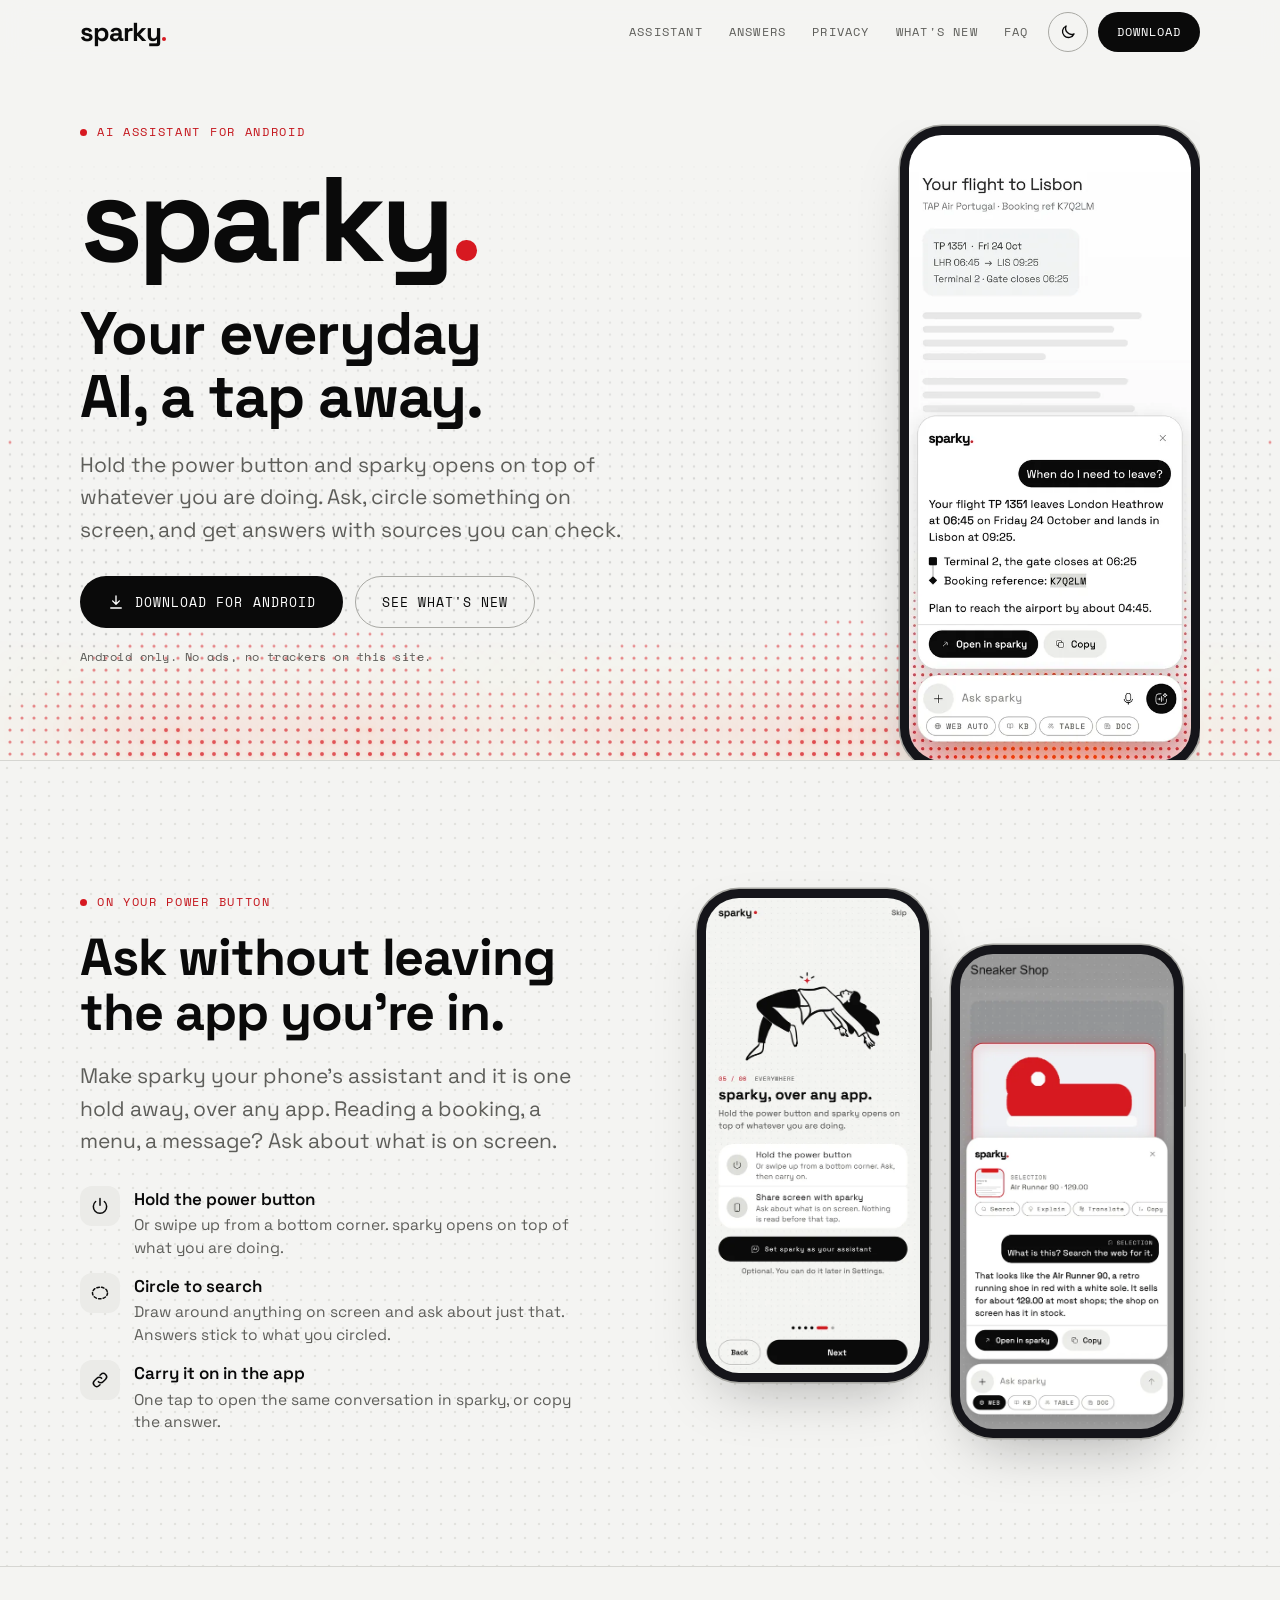
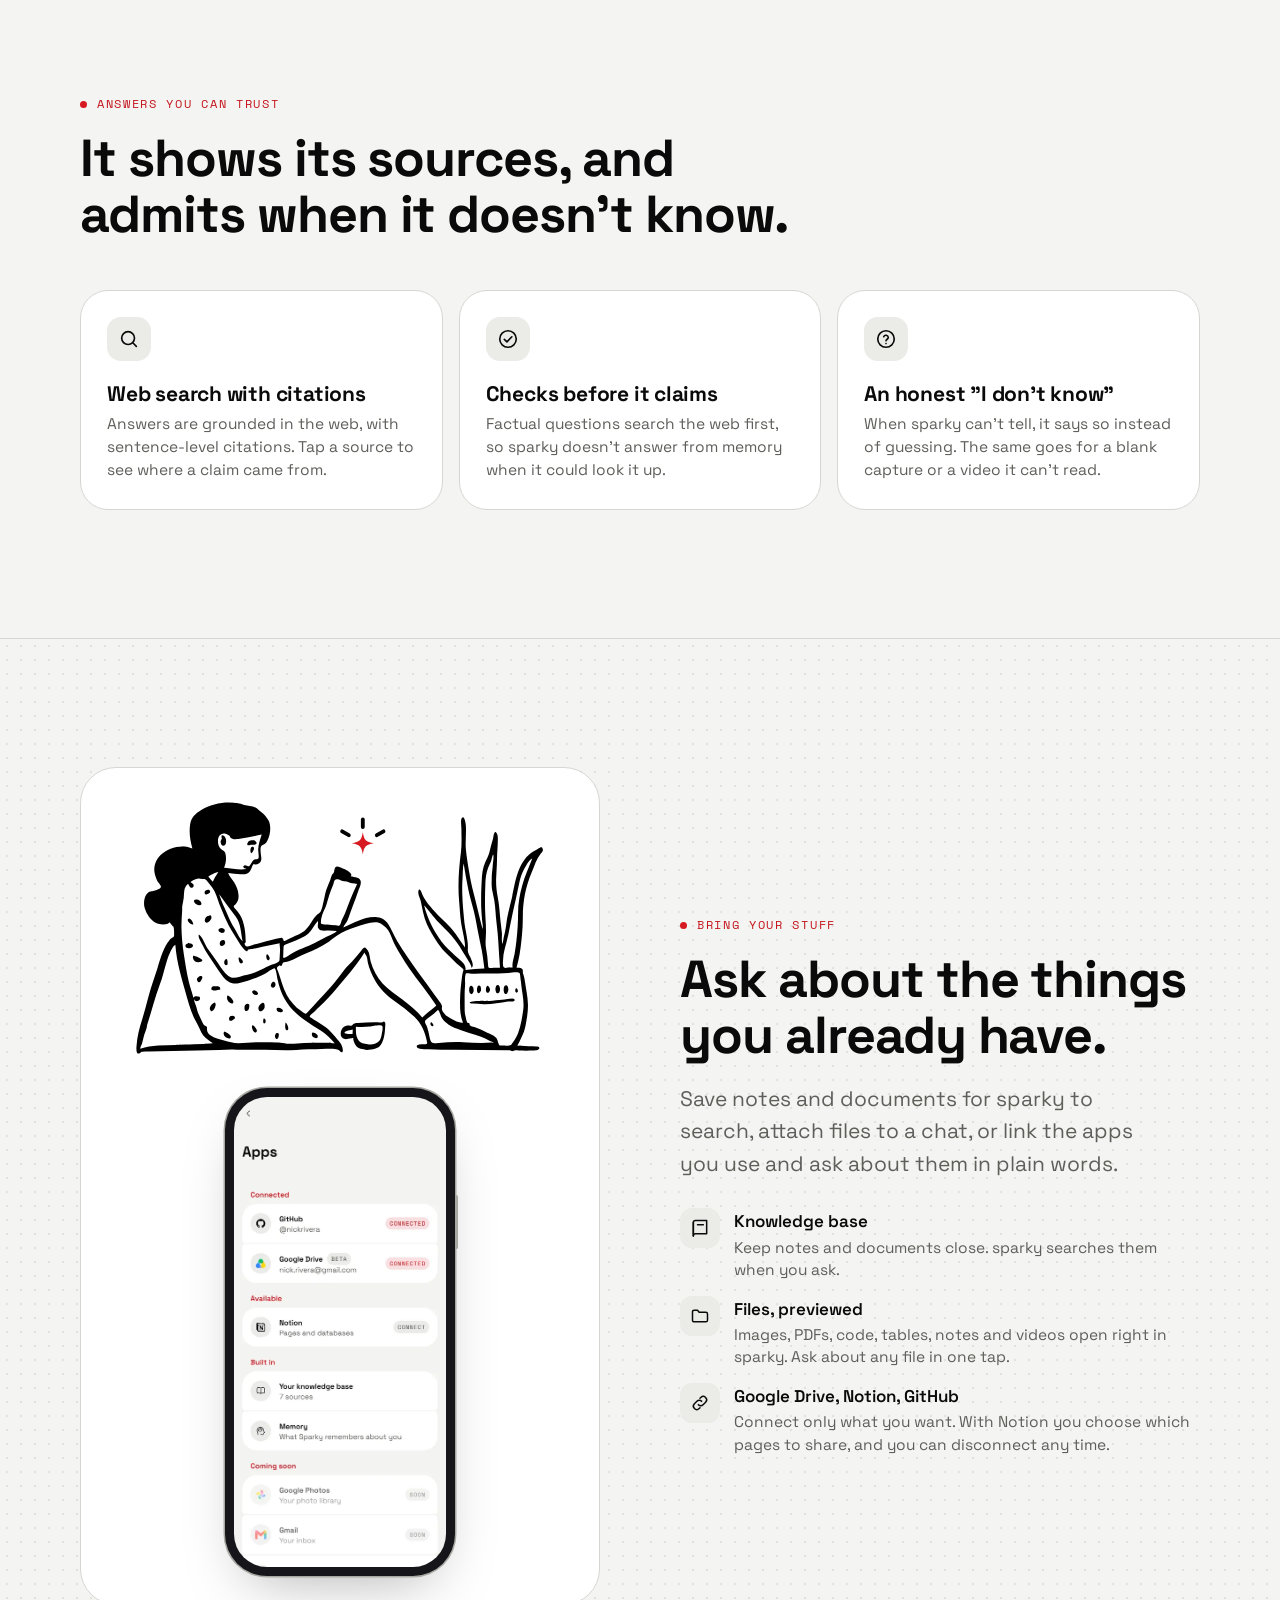
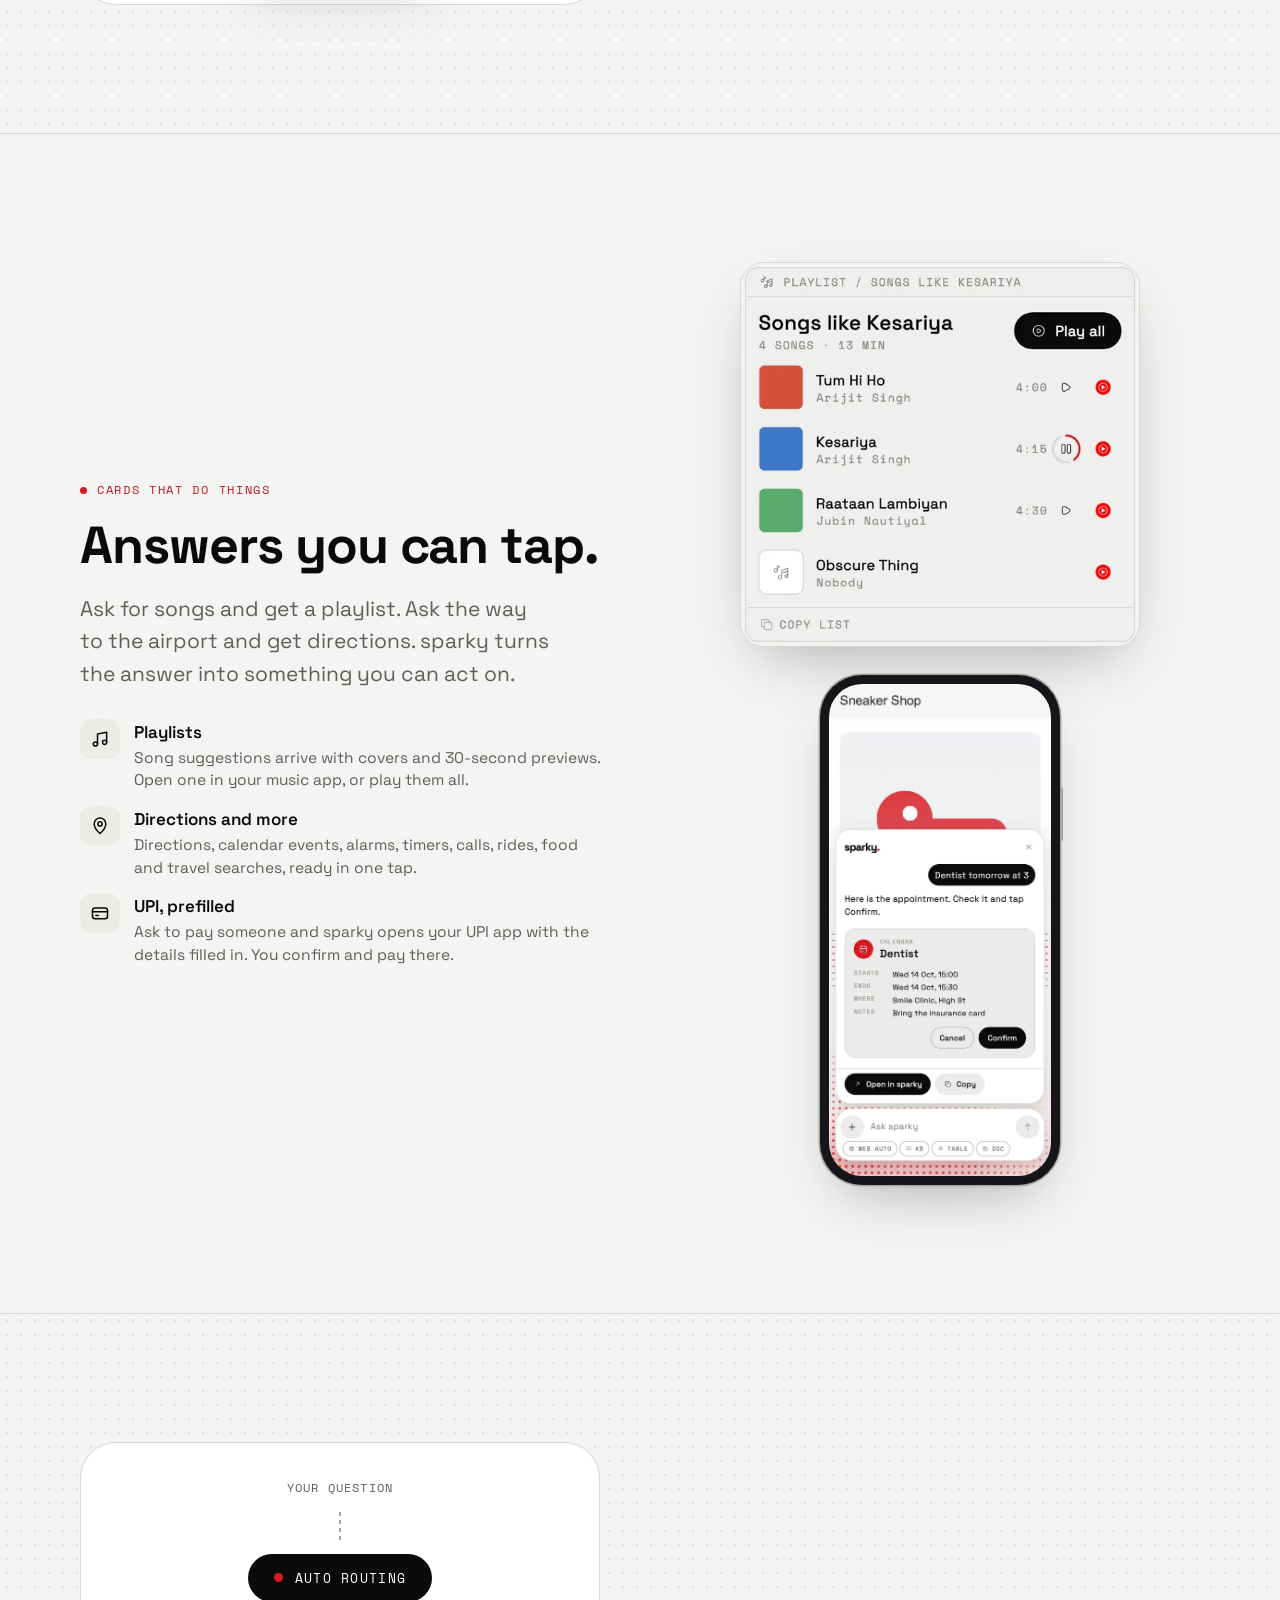
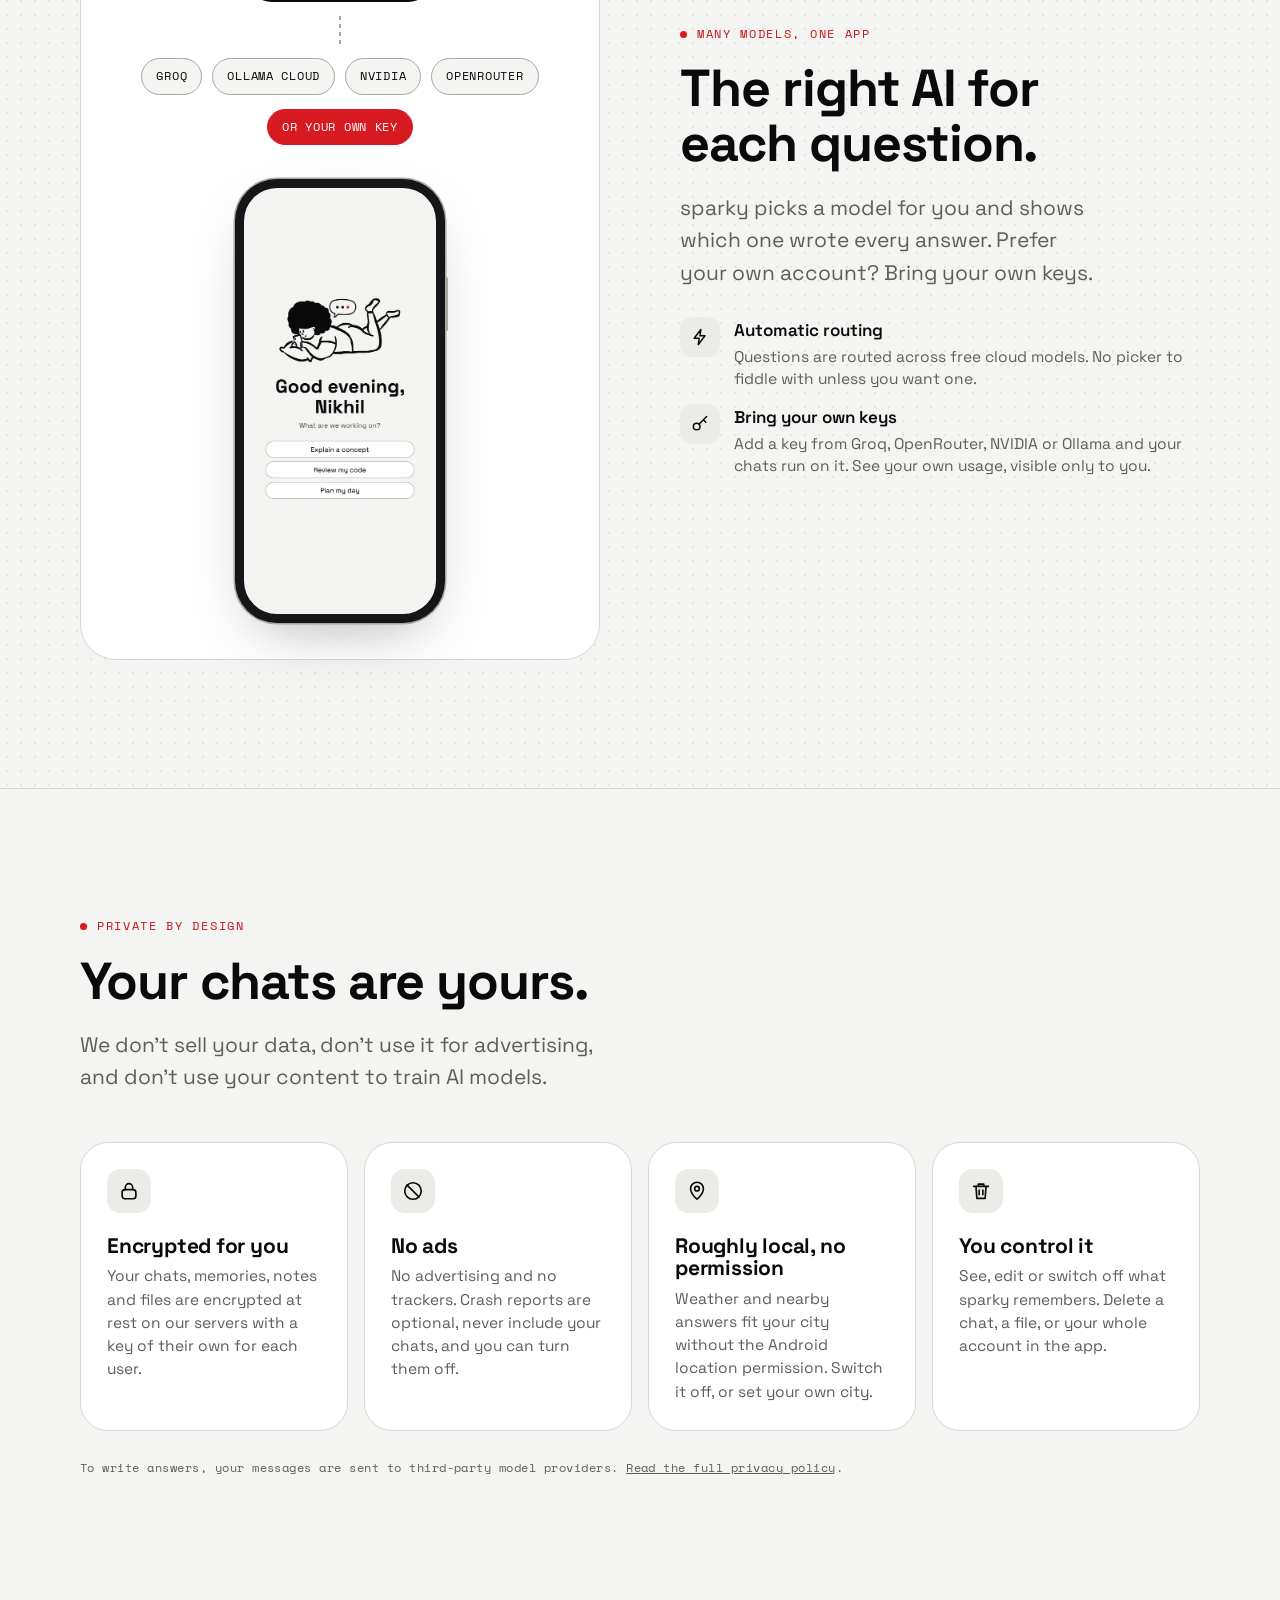
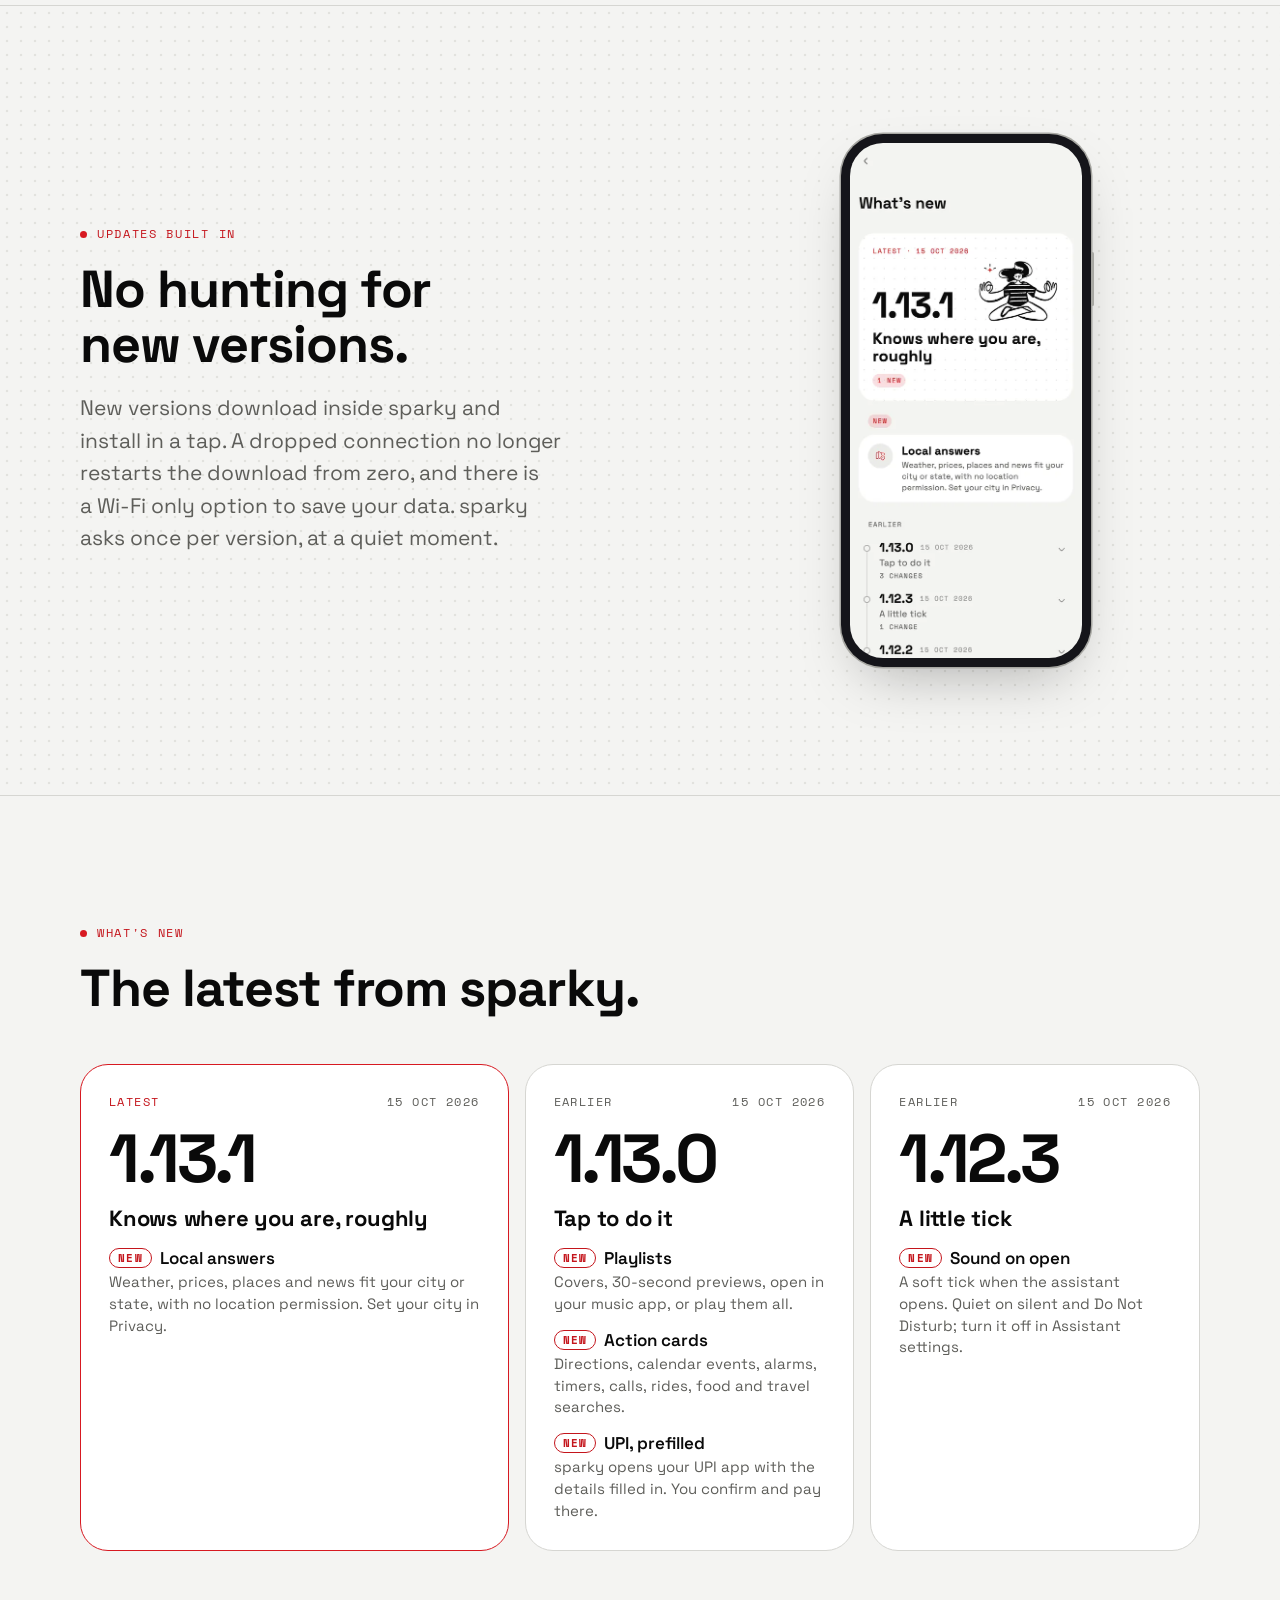
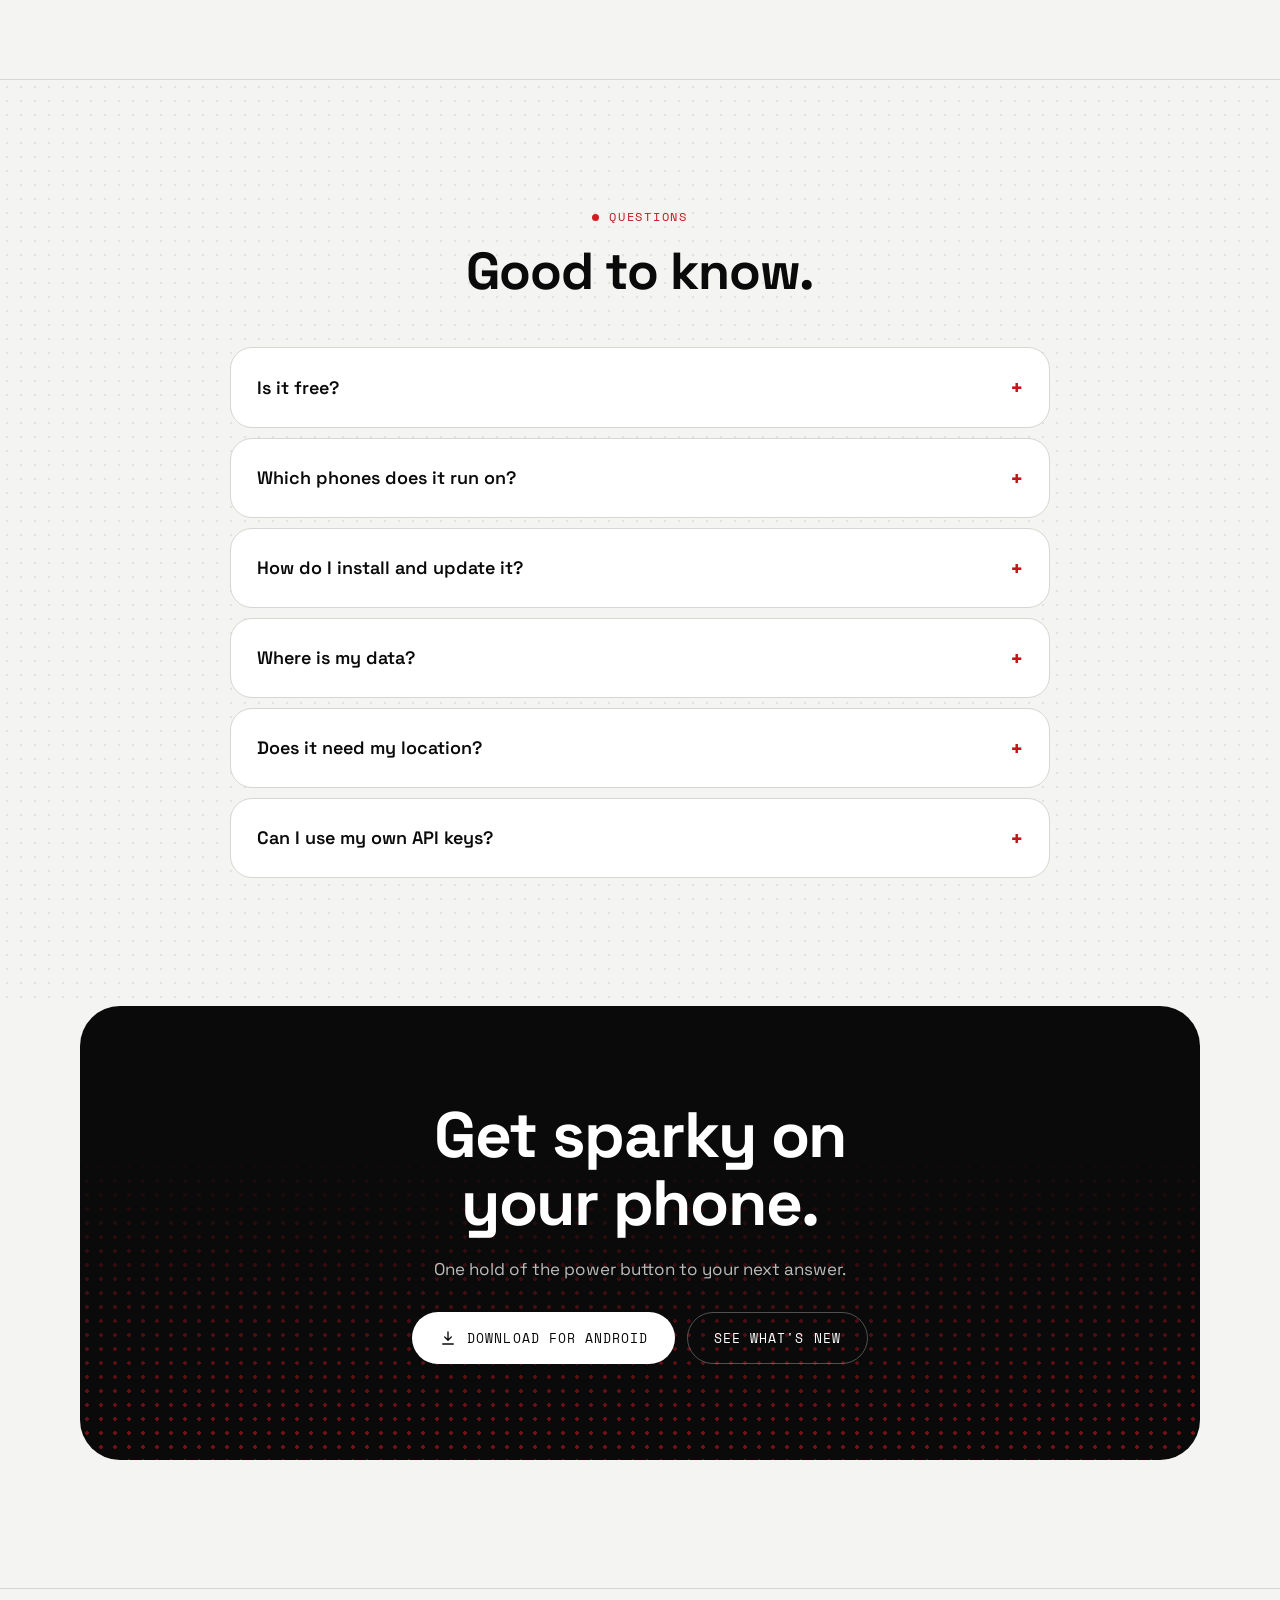
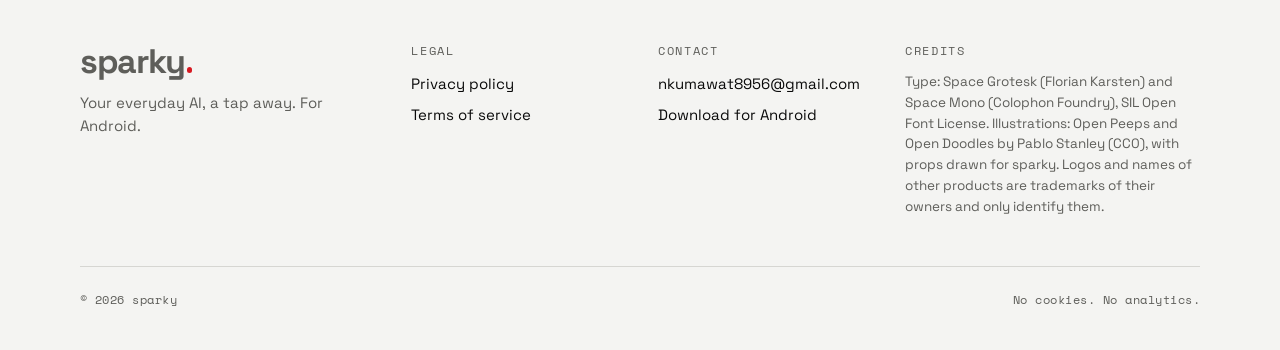
<file: index.html>
<!doctype html>
<html lang="en">
<head>
<meta charset="utf-8">
<meta name="viewport" content="width=device-width, initial-scale=1, viewport-fit=cover">
<title>sparky: your everyday AI, a tap away</title>
<meta name="description" content="sparky is an AI assistant for Android. Hold the power button, ask anything, circle what you see, and get answers with sources. Private by design, no ads.">
<meta name="color-scheme" content="light dark">
<meta name="theme-color" content="#f4f4f2" media="(prefers-color-scheme: light)">
<meta name="theme-color" content="#000000" media="(prefers-color-scheme: dark)">
<link rel="canonical" href="https://sparky.cloudnsofts.com/">
<meta property="og:type" content="website">
<meta property="og:site_name" content="sparky">
<meta property="og:title" content="sparky: your everyday AI, a tap away">
<meta property="og:description" content="An AI assistant for Android. Hold the power button, ask anything, and get answers with sources. Private by design, no ads.">
<meta property="og:url" content="https://sparky.cloudnsofts.com/">
<meta property="og:image" content="https://sparky.cloudnsofts.com/assets/og.png">
<meta property="og:image:width" content="1200">
<meta property="og:image:height" content="630">
<meta property="og:image:alt" content="The sparky wordmark and the assistant answering a question on an Android phone.">
<meta name="twitter:card" content="summary_large_image">
<meta name="twitter:title" content="sparky: your everyday AI, a tap away">
<meta name="twitter:description" content="An AI assistant for Android. Hold the power button, ask anything, and get answers with sources.">
<meta name="twitter:image" content="https://sparky.cloudnsofts.com/assets/og.png">
<link rel="icon" href="assets/favicon.svg" type="image/svg+xml">
<link rel="icon" href="assets/img/icon-192.png" sizes="192x192" type="image/png">
<link rel="apple-touch-icon" href="assets/img/apple-touch-icon.png">
<script src="js/theme-init.js"></script>
<link rel="preload" href="assets/fonts/SpaceGrotesk.woff" as="font" type="font/woff" crossorigin>
<link rel="stylesheet" href="css/style.css">
<script src="js/dotmatrix.js" defer></script>
<script src="js/main.js" defer></script>
</head>
<body>
<a class="skip" href="#main">Skip to content</a>

<svg width="0" height="0" style="position:absolute" aria-hidden="true" focusable="false">
  <defs>
    <symbol id="i-search" viewBox="0 0 24 24" fill="none" stroke="currentColor" stroke-width="1.8" stroke-linecap="round" stroke-linejoin="round"><circle cx="11" cy="11" r="7"/><path d="m20 20-3.6-3.6"/></symbol>
    <symbol id="i-check" viewBox="0 0 24 24" fill="none" stroke="currentColor" stroke-width="1.8" stroke-linecap="round" stroke-linejoin="round"><circle cx="12" cy="12" r="9"/><path d="m8 12.4 2.8 2.8L16.2 9.6"/></symbol>
    <symbol id="i-help" viewBox="0 0 24 24" fill="none" stroke="currentColor" stroke-width="1.8" stroke-linecap="round" stroke-linejoin="round"><circle cx="12" cy="12" r="9"/><path d="M9.5 9.5a2.6 2.6 0 0 1 5 .8c0 1.7-2.5 2.2-2.5 3.7M12 17h.01"/></symbol>
    <symbol id="i-folder" viewBox="0 0 24 24" fill="none" stroke="currentColor" stroke-width="1.8" stroke-linecap="round" stroke-linejoin="round"><path d="M3 7a2 2 0 0 1 2-2h4l2 2.5h8a2 2 0 0 1 2 2V17a2 2 0 0 1-2 2H5a2 2 0 0 1-2-2z"/></symbol>
    <symbol id="i-book" viewBox="0 0 24 24" fill="none" stroke="currentColor" stroke-width="1.8" stroke-linecap="round" stroke-linejoin="round"><path d="M4 5.5A2.5 2.5 0 0 1 6.5 3H20v16H6.5A2.5 2.5 0 0 0 4 21.5z"/><path d="M4 5.5v16M9 8h7"/></symbol>
    <symbol id="i-link" viewBox="0 0 24 24" fill="none" stroke="currentColor" stroke-width="1.8" stroke-linecap="round" stroke-linejoin="round"><path d="M10 14a4 4 0 0 0 5.7 0l3-3a4 4 0 0 0-5.7-5.7l-1 1M14 10a4 4 0 0 0-5.7 0l-3 3a4 4 0 0 0 5.7 5.7l1-1"/></symbol>
    <symbol id="i-pin" viewBox="0 0 24 24" fill="none" stroke="currentColor" stroke-width="1.8" stroke-linecap="round" stroke-linejoin="round"><path d="M12 21s7-6.2 7-11.5A7 7 0 0 0 5 9.5C5 14.8 12 21 12 21z"/><circle cx="12" cy="9.5" r="2.5"/></symbol>
    <symbol id="i-clock" viewBox="0 0 24 24" fill="none" stroke="currentColor" stroke-width="1.8" stroke-linecap="round" stroke-linejoin="round"><circle cx="12" cy="12" r="9"/><path d="M12 7v5l3 2"/></symbol>
    <symbol id="i-cal" viewBox="0 0 24 24" fill="none" stroke="currentColor" stroke-width="1.8" stroke-linecap="round" stroke-linejoin="round"><rect x="3.5" y="5" width="17" height="15" rx="3"/><path d="M8 3v4M16 3v4M3.5 10h17"/></symbol>
    <symbol id="i-music" viewBox="0 0 24 24" fill="none" stroke="currentColor" stroke-width="1.8" stroke-linecap="round" stroke-linejoin="round"><path d="M9 18V6l11-2v12"/><circle cx="6.5" cy="18" r="2.5"/><circle cx="17.5" cy="16" r="2.5"/></symbol>
    <symbol id="i-pay" viewBox="0 0 24 24" fill="none" stroke="currentColor" stroke-width="1.8" stroke-linecap="round" stroke-linejoin="round"><rect x="3" y="6" width="18" height="13" rx="3"/><path d="M3 10.5h18M7 15h3"/></symbol>
    <symbol id="i-lock" viewBox="0 0 24 24" fill="none" stroke="currentColor" stroke-width="1.8" stroke-linecap="round" stroke-linejoin="round"><rect x="4.5" y="10.5" width="15" height="10" rx="3"/><path d="M8 10.5V8a4 4 0 0 1 8 0v2.5"/></symbol>
    <symbol id="i-ban" viewBox="0 0 24 24" fill="none" stroke="currentColor" stroke-width="1.8" stroke-linecap="round" stroke-linejoin="round"><circle cx="12" cy="12" r="9"/><path d="m5.6 5.6 12.8 12.8"/></symbol>
    <symbol id="i-trash" viewBox="0 0 24 24" fill="none" stroke="currentColor" stroke-width="1.8" stroke-linecap="round" stroke-linejoin="round"><path d="M4 7h16M9 7V4.5h6V7M6.5 7l1 13h9l1-13M10 11v5M14 11v5"/></symbol>
    <symbol id="i-down" viewBox="0 0 24 24" fill="none" stroke="currentColor" stroke-width="1.8" stroke-linecap="round" stroke-linejoin="round"><path d="M12 4v11m0 0 4.5-4.5M12 15l-4.5-4.5M5 20h14"/></symbol>
    <symbol id="i-power" viewBox="0 0 24 24" fill="none" stroke="currentColor" stroke-width="1.8" stroke-linecap="round" stroke-linejoin="round"><path d="M12 3v8M6.8 6.6a8 8 0 1 0 10.4 0"/></symbol>
    <symbol id="i-circle" viewBox="0 0 24 24" fill="none" stroke="currentColor" stroke-width="1.8" stroke-linecap="round" stroke-linejoin="round" stroke-dasharray="3 2.6"><ellipse cx="12" cy="12" rx="9" ry="7"/></symbol>
    <symbol id="i-bolt" viewBox="0 0 24 24" fill="none" stroke="currentColor" stroke-width="1.8" stroke-linecap="round" stroke-linejoin="round"><path d="M13 3 5 13.5h6L10 21l8-10.5h-6z"/></symbol>
    <symbol id="i-key" viewBox="0 0 24 24" fill="none" stroke="currentColor" stroke-width="1.8" stroke-linecap="round" stroke-linejoin="round"><circle cx="8" cy="15" r="4"/><path d="m11 12 9-9M16 7l3 3"/></symbol>
  </defs>
</svg>

<header class="site-header" id="top">
  <div class="wrap bar">
    <a class="wordmark" href="#top" aria-label="sparky, back to top">sparky<span class="dot" aria-hidden="true"></span></a>
    <nav class="nav" aria-label="Page">
      <a href="#assistant">Assistant</a>
      <a href="#trust">Answers</a>
      <a href="#privacy">Privacy</a>
      <a href="#whats-new">What's new</a>
      <a href="#faq">FAQ</a>
    </nav>
    <div class="bar-actions">
      <button class="icon-btn" id="theme-toggle" type="button" aria-label="Switch between light and dark theme">
        <svg class="moon" aria-hidden="true"><use href="#i-moon"/></svg>
        <svg class="sun" aria-hidden="true"><use href="#i-sun"/></svg>
      </button>
      <a class="btn btn-primary btn-sm" href="https://sparky.cloudnsofts.com/download/android">Download</a>
    </div>
  </div>
</header>

<main id="main">

<!-- HERO -->
<section class="hero" id="hero" aria-labelledby="hero-title">
  <canvas id="dots" aria-hidden="true"></canvas>
  <div class="wrap hero-grid">
    <div class="hero-copy">
      <p class="kicker">AI assistant for Android</p>
      <p class="wordmark" aria-hidden="true">sparky<span class="dot"></span></p>
      <h1 id="hero-title">Your everyday AI, a tap away.</h1>
      <p class="lead">Hold the power button and sparky opens on top of whatever you are doing. Ask, circle something on screen, and get answers with sources you can check.</p>
      <div class="cta-row">
        <a class="btn btn-primary" href="https://sparky.cloudnsofts.com/download/android">
          <svg aria-hidden="true"><use href="#i-down"/></svg>Download for Android
        </a>
        <a class="btn btn-ghost" href="#whats-new">See what's new</a>
      </div>
      <p class="fine">Android only. No ads, no trackers on this site.</p>
    </div>
    <div class="hero-phone">
      <div class="phone">
        <img class="t-light" src="assets/img/assist-light.webp" width="480" height="1065" alt="sparky open on top of a flight booking, answering that the flight leaves at 06:45 and the gate closes at 06:25.">
        <img class="t-dark" src="assets/img/assist-dark.webp" width="480" height="1065" alt="sparky open on top of a flight booking, answering that the flight leaves at 06:45 and the gate closes at 06:25.">
      </div>
    </div>
  </div>
</section>

<!-- ASSISTANT -->
<section class="section dotted" id="assistant" aria-labelledby="assistant-title">
  <div class="wrap feature">
    <div class="copy">
      <p class="kicker">On your power button</p>
      <h2 id="assistant-title">Ask without leaving the app you're in.</h2>
      <p class="lead" style="margin-top:20px">Make sparky your phone's assistant and it is one hold away, over any app. Reading a booking, a menu, a message? Ask about what is on screen.</p>
      <ul class="points">
        <li><span class="ico"><svg aria-hidden="true"><use href="#i-power"/></svg></span><div><b>Hold the power button</b><span>Or swipe up from a bottom corner. sparky opens on top of what you are doing.</span></div></li>
        <li><span class="ico"><svg aria-hidden="true"><use href="#i-circle"/></svg></span><div><b>Circle to search</b><span>Draw around anything on screen and ask about just that. Answers stick to what you circled.</span></div></li>
        <li><span class="ico"><svg aria-hidden="true"><use href="#i-link"/></svg></span><div><b>Carry it on in the app</b><span>One tap to open the same conversation in sparky, or copy the answer.</span></div></li>
      </ul>
    </div>
    <div class="phones">
      <figure class="phone" style="margin-block:0">
        <img class="t-light" loading="lazy" src="assets/img/tour-light.webp" width="480" height="1065" alt="The sparky setup screen: hold the power button and sparky opens on top of whatever you are doing.">
        <img class="t-dark" loading="lazy" src="assets/img/tour-dark.webp" width="480" height="1065" alt="The sparky setup screen: hold the power button and sparky opens on top of whatever you are doing.">
      </figure>
      <figure class="phone" style="margin-inline:0">
        <img class="t-light" loading="lazy" src="assets/img/circle-light.webp" width="480" height="1065" alt="A shoe circled on screen, and sparky identifying it as a red retro running shoe with its price.">
        <img class="t-dark" loading="lazy" src="assets/img/circle-dark.webp" width="480" height="1065" alt="A shoe circled on screen, and sparky identifying it as a red retro running shoe with its price.">
      </figure>
    </div>
  </div>
</section>

<!-- TRUST -->
<section class="section" id="trust" aria-labelledby="trust-title" style="border-top:1px solid var(--border)">
  <div class="wrap">
    <div class="head">
      <p class="kicker">Answers you can trust</p>
      <h2 id="trust-title">It shows its sources, and admits when it doesn't know.</h2>
    </div>
    <div class="grid c3">
      <article class="tile">
        <span class="ico"><svg aria-hidden="true"><use href="#i-search"/></svg></span>
        <h3>Web search with citations</h3>
        <p>Answers are grounded in the web, with sentence-level citations. Tap a source to see where a claim came from.</p>
      </article>
      <article class="tile">
        <span class="ico"><svg aria-hidden="true"><use href="#i-check"/></svg></span>
        <h3>Checks before it claims</h3>
        <p>Factual questions search the web first, so sparky doesn't answer from memory when it could look it up.</p>
      </article>
      <article class="tile">
        <span class="ico"><svg aria-hidden="true"><use href="#i-help"/></svg></span>
        <h3>An honest "I don't know"</h3>
        <p>When sparky can't tell, it says so instead of guessing. The same goes for a blank capture or a video it can't read.</p>
      </article>
    </div>
  </div>
</section>

<!-- BRING YOUR STUFF -->
<section class="section dotted" id="your-stuff" aria-labelledby="stuff-title" style="border-top:1px solid var(--border)">
  <div class="wrap feature reverse">
    <div class="copy">
      <p class="kicker">Bring your stuff</p>
      <h2 id="stuff-title">Ask about the things you already have.</h2>
      <p class="lead" style="margin-top:20px">Save notes and documents for sparky to search, attach files to a chat, or link the apps you use and ask about them in plain words.</p>
      <ul class="points">
        <li><span class="ico"><svg aria-hidden="true"><use href="#i-book"/></svg></span><div><b>Knowledge base</b><span>Keep notes and documents close. sparky searches them when you ask.</span></div></li>
        <li><span class="ico"><svg aria-hidden="true"><use href="#i-folder"/></svg></span><div><b>Files, previewed</b><span>Images, PDFs, code, tables, notes and videos open right in sparky. Ask about any file in one tap.</span></div></li>
        <li><span class="ico"><svg aria-hidden="true"><use href="#i-link"/></svg></span><div><b>Google Drive, Notion, GitHub</b><span>Connect only what you want. With Notion you choose which pages to share, and you can disconnect any time.</span></div></li>
      </ul>
    </div>
    <div class="visual-card" style="gap:28px">
      <img class="ill t-light" loading="lazy" src="assets/img/ill-read-light.svg" width="420" height="420" alt="Illustration of a person lying on their side, reading.">
      <img class="ill t-dark" loading="lazy" src="assets/img/ill-read-dark.svg" width="420" height="420" alt="Illustration of a person lying on their side, reading.">
      <div class="phone" style="--w:230px">
        <img class="t-light" loading="lazy" src="assets/img/apps-light.webp" width="480" height="1065" alt="The Apps screen of sparky listing GitHub and Google Drive as connected and Notion as available.">
        <img class="t-dark" loading="lazy" src="assets/img/apps-dark.webp" width="480" height="1065" alt="The Apps screen of sparky listing GitHub and Google Drive as connected and Notion as available.">
      </div>
    </div>
  </div>
</section>

<!-- CARDS -->
<section class="section" id="cards" aria-labelledby="cards-title" style="border-top:1px solid var(--border)">
  <div class="wrap feature">
    <div class="copy">
      <p class="kicker">Cards that do things</p>
      <h2 id="cards-title">Answers you can tap.</h2>
      <p class="lead" style="margin-top:20px">Ask for songs and get a playlist. Ask the way to the airport and get directions. sparky turns the answer into something you can act on.</p>
      <ul class="points">
        <li><span class="ico"><svg aria-hidden="true"><use href="#i-music"/></svg></span><div><b>Playlists</b><span>Song suggestions arrive with covers and 30-second previews. Open one in your music app, or play them all.</span></div></li>
        <li><span class="ico"><svg aria-hidden="true"><use href="#i-pin"/></svg></span><div><b>Directions and more</b><span>Directions, calendar events, alarms, timers, calls, rides, food and travel searches, ready in one tap.</span></div></li>
        <li><span class="ico"><svg aria-hidden="true"><use href="#i-pay"/></svg></span><div><b>UPI, prefilled</b><span>Ask to pay someone and sparky opens your UPI app with the details filled in. You confirm and pay there.</span></div></li>
      </ul>
    </div>
    <div class="card-stack">
      <div class="shot">
        <img class="t-light" loading="lazy" src="assets/img/playlist-light.webp" width="560" height="538" alt="A sparky playlist card titled Songs like Kesariya, with four songs, covers, preview buttons and a Play all button.">
        <img class="t-dark" loading="lazy" src="assets/img/playlist-dark.webp" width="560" height="538" alt="A sparky playlist card titled Songs like Kesariya, with four songs, covers, preview buttons and a Play all button.">
      </div>
      <div class="phone" style="--w:240px">
        <img class="t-light" loading="lazy" src="assets/img/card-light.webp" width="480" height="1065" alt="A calendar card in sparky for a dentist appointment tomorrow at 3, with Cancel and Confirm buttons.">
        <img class="t-dark" loading="lazy" src="assets/img/card-dark.webp" width="480" height="1065" alt="A calendar card in sparky for a dentist appointment tomorrow at 3, with Cancel and Confirm buttons.">
      </div>
    </div>
  </div>
</section>

<!-- MODELS -->
<section class="section dotted" id="models" aria-labelledby="models-title" style="border-top:1px solid var(--border)">
  <div class="wrap feature reverse">
    <div class="copy">
      <p class="kicker">Many models, one app</p>
      <h2 id="models-title">The right AI for each question.</h2>
      <p class="lead" style="margin-top:20px">sparky picks a model for you and shows which one wrote every answer. Prefer your own account? Bring your own keys.</p>
      <ul class="points">
        <li><span class="ico"><svg aria-hidden="true"><use href="#i-bolt"/></svg></span><div><b>Automatic routing</b><span>Questions are routed across free cloud models. No picker to fiddle with unless you want one.</span></div></li>
        <li><span class="ico"><svg aria-hidden="true"><use href="#i-key"/></svg></span><div><b>Bring your own keys</b><span>Add a key from Groq, OpenRouter, NVIDIA or Ollama and your chats run on it. See your own usage, visible only to you.</span></div></li>
      </ul>
    </div>
    <div class="visual-card">
      <div class="route" role="img" aria-label="Your question goes to sparky's automatic router, which picks from Groq, Ollama Cloud, NVIDIA or OpenRouter, or your own key.">
        <span class="src">Your question</span>
        <span class="stem"></span>
        <span class="hub"><i></i>Auto routing</span>
        <span class="stem"></span>
        <div class="row">
          <span class="chip">Groq</span><span class="chip">Ollama Cloud</span><span class="chip">NVIDIA</span><span class="chip">OpenRouter</span>
        </div>
        <span class="chip hot">Or your own key</span>
        <div class="phone" style="--w:210px; margin-top:20px">
          <img class="t-light" loading="lazy" src="assets/img/chat-light.webp" width="480" height="1065" alt="The sparky home screen greeting the user with suggestions like Explain a concept and Plan my day.">
          <img class="t-dark" loading="lazy" src="assets/img/chat-dark.webp" width="480" height="1065" alt="The sparky home screen greeting the user with suggestions like Explain a concept and Plan my day.">
        </div>
      </div>
    </div>
  </div>
</section>

<!-- PRIVACY -->
<section class="section" id="privacy" aria-labelledby="privacy-title" style="border-top:1px solid var(--border)">
  <div class="wrap">
    <div class="head">
      <p class="kicker">Private by design</p>
      <h2 id="privacy-title">Your chats are yours.</h2>
      <p class="lead" style="margin-top:20px">We don't sell your data, don't use it for advertising, and don't use your content to train AI models.</p>
    </div>
    <div class="grid c4">
      <article class="tile">
        <span class="ico"><svg aria-hidden="true"><use href="#i-lock"/></svg></span>
        <h3>Encrypted for you</h3>
        <p>Your chats, memories, notes and files are encrypted at rest on our servers with a key of their own for each user.</p>
      </article>
      <article class="tile">
        <span class="ico"><svg aria-hidden="true"><use href="#i-ban"/></svg></span>
        <h3>No ads</h3>
        <p>No advertising and no trackers. Crash reports are optional, never include your chats, and you can turn them off.</p>
      </article>
      <article class="tile">
        <span class="ico"><svg aria-hidden="true"><use href="#i-pin"/></svg></span>
        <h3>Roughly local, no permission</h3>
        <p>Weather and nearby answers fit your city without the Android location permission. Switch it off, or set your own city.</p>
      </article>
      <article class="tile">
        <span class="ico"><svg aria-hidden="true"><use href="#i-trash"/></svg></span>
        <h3>You control it</h3>
        <p>See, edit or switch off what sparky remembers. Delete a chat, a file, or your whole account in the app.</p>
      </article>
    </div>
    <p class="fine" style="margin-top:28px">To write answers, your messages are sent to third-party model providers. <a href="https://sparky.cloudnsofts.com/privacy">Read the full privacy policy</a>.</p>
  </div>
</section>

<!-- UPDATES -->
<section class="section dotted" id="updates" aria-labelledby="updates-title" style="border-top:1px solid var(--border)">
  <div class="wrap updates">
    <div class="copy">
      <p class="kicker">Updates built in</p>
      <h2 id="updates-title">No hunting for new versions.</h2>
      <p class="lead" style="margin-top:20px">New versions download inside sparky and install in a tap. A dropped connection no longer restarts the download from zero, and there is a Wi-Fi only option to save your data. sparky asks once per version, at a quiet moment.</p>
    </div>
    <div style="display:flex;justify-content:center">
      <div class="phone" style="--w:250px">
        <img class="t-light" loading="lazy" src="assets/img/news-light.webp" width="480" height="1065" alt="The What's new screen of sparky, showing version 1.13.1, Knows where you are, roughly.">
        <img class="t-dark" loading="lazy" src="assets/img/news-dark.webp" width="480" height="1065" alt="The What's new screen of sparky, showing version 1.13.1, Knows where you are, roughly.">
      </div>
    </div>
  </div>
</section>

<!-- WHAT'S NEW -->
<section class="section" id="whats-new" aria-labelledby="new-title" style="border-top:1px solid var(--border)">
  <div class="wrap">
    <div class="head">
      <p class="kicker">What's new</p>
      <h2 id="new-title">The latest from sparky.</h2>
    </div>
    <div class="releases">
      <article class="release latest" aria-labelledby="r1">
        <div class="meta"><span class="tag">Latest</span><span>15 Oct 2026</span></div>
        <div class="ver">1.13.1</div>
        <h3 id="r1">Knows where you are, roughly</h3>
        <ul><li><b><em>NEW</em>Local answers</b><span>Weather, prices, places and news fit your city or state, with no location permission. Set your city in Privacy.</span></li></ul>
      </article>
      <article class="release" aria-labelledby="r2">
        <div class="meta"><span>Earlier</span><span>15 Oct 2026</span></div>
        <div class="ver">1.13.0</div>
        <h3 id="r2">Tap to do it</h3>
        <ul>
          <li><b><em>NEW</em>Playlists</b><span>Covers, 30-second previews, open in your music app, or play them all.</span></li>
          <li><b><em>NEW</em>Action cards</b><span>Directions, calendar events, alarms, timers, calls, rides, food and travel searches.</span></li>
          <li><b><em>NEW</em>UPI, prefilled</b><span>sparky opens your UPI app with the details filled in. You confirm and pay there.</span></li>
        </ul>
      </article>
      <article class="release" aria-labelledby="r3">
        <div class="meta"><span>Earlier</span><span>15 Oct 2026</span></div>
        <div class="ver">1.12.3</div>
        <h3 id="r3">A little tick</h3>
        <ul><li><b><em>NEW</em>Sound on open</b><span>A soft tick when the assistant opens. Quiet on silent and Do Not Disturb; turn it off in Assistant settings.</span></li></ul>
      </article>
    </div>
  </div>
</section>

<!-- FAQ -->
<section class="section dotted" id="faq" aria-labelledby="faq-title" style="border-top:1px solid var(--border)">
  <div class="wrap">
    <div class="head center">
      <p class="kicker">Questions</p>
      <h2 id="faq-title">Good to know.</h2>
    </div>
    <div class="faq">
      <details>
        <summary>Is it free?</summary>
        <div class="a"><p>Yes, free to use with a fair daily limit. sparky routes your questions across free cloud models, and you can add your own provider keys to run chats on your own account.</p></div>
      </details>
      <details>
        <summary>Which phones does it run on?</summary>
        <div class="a"><p>Android phones. sparky is an Android app, and there is no iPhone version. The power-button assistant and circle to search use Android's assistant setting, which sparky walks you through on first launch.</p></div>
      </details>
      <details>
        <summary>How do I install and update it?</summary>
        <div class="a"><p>Tap Download for Android on this page. Your phone may ask you to allow installs from your browser the first time. After that, new versions download inside sparky and install in a tap.</p></div>
      </details>
      <details>
        <summary>Where is my data?</summary>
        <div class="a"><p>Chats and files live in your sparky account on our server, in private storage, encrypted at rest with a key of its own for each user. Only your account can see them. To write answers, your messages are sent to third-party model providers. You can delete any chat or file, or your whole account, in the app.</p><p><a href="https://sparky.cloudnsofts.com/privacy">Privacy policy</a></p></div>
      </details>
      <details>
        <summary>Does it need my location?</summary>
        <div class="a"><p>No. For weather and local answers sparky works out a rough location (city, state, country) only when you ask something local, without the Android location permission or GPS. You can switch it off in Settings, Privacy, or set your own city.</p></div>
      </details>
      <details>
        <summary>Can I use my own API keys?</summary>
        <div class="a"><p>Yes. Add a key from Groq, OpenRouter, NVIDIA or Ollama and your chats run on it. You can test a key in one tap and see requests, tokens and models used. Only you can see that usage.</p></div>
      </details>
    </div>
  </div>
</section>

<!-- CTA -->
<section class="section cta" aria-labelledby="cta-title" style="padding-top:0">
  <div class="wrap">
    <div class="cta-card">
      <h2 id="cta-title">Get sparky on your phone.</h2>
      <p>One hold of the power button to your next answer.</p>
      <div class="cta-row">
        <a class="btn btn-primary" href="https://sparky.cloudnsofts.com/download/android"><svg aria-hidden="true"><use href="#i-down"/></svg>Download for Android</a>
        <a class="btn btn-ghost" href="#whats-new">See what's new</a>
      </div>
    </div>
  </div>
</section>

</main>

<footer class="site-footer">
  <div class="wrap">
    <div class="foot">
      <div>
        <p class="wordmark" style="margin-bottom:12px">sparky<span class="dot" aria-hidden="true"></span></p>
        <p>Your everyday AI, a tap away. For Android.</p>
      </div>
      <nav aria-label="Legal">
        <h3>Legal</h3>
        <ul>
          <li><a href="https://sparky.cloudnsofts.com/privacy">Privacy policy</a></li>
          <li><a href="https://sparky.cloudnsofts.com/terms">Terms of service</a></li>
        </ul>
      </nav>
      <div>
        <h3>Contact</h3>
        <ul>
          <li><a href="mailto:nkumawat8956@gmail.com">nkumawat8956@gmail.com</a></li>
          <li><a href="https://sparky.cloudnsofts.com/download/android">Download for Android</a></li>
        </ul>
      </div>
      <div class="credits">
        <h3>Credits</h3>
        <p style="color:inherit;font-size:inherit">Type: Space Grotesk (Florian Karsten) and Space Mono (Colophon Foundry), SIL Open Font License. Illustrations: Open Peeps and Open Doodles by Pablo Stanley (CC0), with props drawn for sparky. Logos and names of other products are trademarks of their owners and only identify them.</p>
      </div>
    </div>
    <div class="legal"><span>&copy; <span id="year">2026</span> sparky</span><span>No cookies. No analytics.</span></div>
  </div>
</footer>

<svg width="0" height="0" style="position:absolute" aria-hidden="true" focusable="false">
  <defs>
    <symbol id="i-sun" viewBox="0 0 24 24" fill="none" stroke="currentColor" stroke-width="1.8" stroke-linecap="round"><circle cx="12" cy="12" r="4"/><path d="M12 3v2M12 19v2M3 12h2M19 12h2M5.6 5.6 7 7M17 17l1.4 1.4M5.6 18.4 7 17M17 7l1.4-1.4"/></symbol>
    <symbol id="i-moon" viewBox="0 0 24 24" fill="none" stroke="currentColor" stroke-width="1.8" stroke-linecap="round" stroke-linejoin="round"><path d="M20 14.5A8 8 0 0 1 9.5 4a8 8 0 1 0 10.5 10.5z"/></symbol>
  </defs>
</svg>
</body>
</html>
</file>
<file: css/style.css>
/* sparky landing page. Design tokens mirror the app (app_palette.dart). */

@font-face { font-family: "Space Grotesk"; src: url("../assets/fonts/SpaceGrotesk.woff") format("woff"); font-weight: 300 700; font-display: swap; }
@font-face { font-family: "Space Mono"; src: url("../assets/fonts/SpaceMono-Regular.woff") format("woff"); font-weight: 400; font-display: swap; }
@font-face { font-family: "Space Mono"; src: url("../assets/fonts/SpaceMono-Bold.woff") format("woff"); font-weight: 700; font-display: swap; }

:root {
  color-scheme: light;
  --bg: #f4f4f2;
  --surface: #ffffff;
  --raised: #ebebe8;
  --high: #ddddd9;
  --dot: #e2e2de;
  --border: #d6d6d2;
  --border-strong: #a8a8a3;
  --text: #0a0a0a;
  --text-2: #5e5e5a;
  --text-3: #8e8e89;
  --inverse: #ffffff;
  --accent: #d71921;
  --accent-text: #c4151c;
  --glass: rgba(244, 244, 242, 0.78);
  --shadow: 0 24px 60px -24px rgba(10, 10, 10, 0.35);
  --bezel: #15151a;
  --sans: "Space Grotesk", system-ui, -apple-system, "Segoe UI", Roboto, sans-serif;
  --mono: "Space Mono", ui-monospace, SFMono-Regular, Menlo, Consolas, monospace;
  --r-card: 28px;
  --r-pill: 999px;
  --wrap: 1160px;
  --gutter: 20px;
}
@media (prefers-color-scheme: dark) {
  :root:not([data-theme="light"]) {
    color-scheme: dark;
    --bg: #000000; --surface: #0a0a0a; --raised: #141414; --high: #1f1f1f; --dot: #1c1c1c;
    --border: #2a2a2a; --border-strong: #3d3d3d; --text: #ffffff; --text-2: #999999; --text-3: #5c5c5c;
    --inverse: #000000; --accent-text: #ff6b6b; --glass: rgba(20, 20, 20, 0.7);
    --shadow: 0 24px 60px -24px rgba(215, 25, 33, 0.35); --bezel: #1c1c20;
  }
}
:root[data-theme="dark"] {
  color-scheme: dark;
  --bg: #000000; --surface: #0a0a0a; --raised: #141414; --high: #1f1f1f; --dot: #1c1c1c;
  --border: #2a2a2a; --border-strong: #3d3d3d; --text: #ffffff; --text-2: #999999; --text-3: #5c5c5c;
  --inverse: #000000; --accent-text: #ff6b6b; --glass: rgba(20, 20, 20, 0.7);
  --shadow: 0 24px 60px -24px rgba(215, 25, 33, 0.35); --bezel: #1c1c20;
}

*, *::before, *::after { box-sizing: border-box; }
html { scroll-behavior: smooth; -webkit-text-size-adjust: 100%; scroll-padding-top: 76px; }
@media (prefers-reduced-motion: reduce) { html { scroll-behavior: auto; } }
body {
  margin: 0; background: var(--bg); color: var(--text);
  font-family: var(--sans); font-size: 17px; line-height: 1.55;
  -webkit-font-smoothing: antialiased; text-rendering: optimizeLegibility;
}
img, svg, canvas { display: block; max-width: 100%; }
a { color: inherit; }
p { margin: 0 0 1em; }
h1, h2, h3 { margin: 0; line-height: 1.06; letter-spacing: -0.02em; font-weight: 700; }
:focus-visible { outline: 2px solid var(--accent); outline-offset: 3px; border-radius: 6px; }
.wrap { width: 100%; max-width: var(--wrap); margin: 0 auto; padding: 0 var(--gutter); }
.sr { position: absolute; width: 1px; height: 1px; overflow: hidden; clip: rect(0 0 0 0); white-space: nowrap; }
.skip { position: absolute; left: 12px; top: -60px; z-index: 100; background: var(--text); color: var(--inverse); padding: 10px 18px; border-radius: var(--r-pill); font-family: var(--mono); font-size: 13px; text-decoration: none; transition: top .15s; }
.skip:focus { top: 12px; }

/* Theme-aware images */
.t-dark { display: none; }
:root[data-theme="dark"] .t-light { display: none; }
:root[data-theme="dark"] .t-dark { display: block; }
@media (prefers-color-scheme: dark) {
  :root:not([data-theme="light"]) .t-light { display: none; }
  :root:not([data-theme="light"]) .t-dark { display: block; }
}

/* Type */
.kicker { font-family: var(--mono); font-size: 12px; letter-spacing: 0.14em; text-transform: uppercase; color: var(--accent-text); margin: 0 0 18px; display: flex; align-items: center; gap: 10px; }
.kicker::before { content: ""; width: 7px; height: 7px; border-radius: 50%; background: var(--accent); flex: none; }
h2 { font-size: clamp(32px, 5vw, 52px); }
.lead { font-size: clamp(18px, 2vw, 21px); color: var(--text-2); max-width: 34em; }
.mono { font-family: var(--mono); }

/* Wordmark */
.wordmark { display: inline-flex; align-items: baseline; font-weight: 700; letter-spacing: -0.04em; text-decoration: none; line-height: 1; }
.wordmark .dot { display: inline-block; width: .17em; height: .17em; border-radius: 50%; background: var(--accent); margin-left: .05em; }

/* Buttons */
.btn { display: inline-flex; align-items: center; justify-content: center; gap: 10px; min-height: 52px; padding: 0 26px; border-radius: var(--r-pill); font-family: var(--mono); font-size: 13px; letter-spacing: 0.08em; text-transform: uppercase; text-decoration: none; border: 1.5px solid transparent; cursor: pointer; transition: transform .15s, background .15s, border-color .15s; white-space: nowrap; }
.btn:active { transform: scale(0.97); }
.btn-primary { background: var(--text); color: var(--inverse); }
.btn-primary:hover { background: var(--accent); color: #fff; }
.btn-ghost { background: transparent; color: var(--text); border-color: var(--border-strong); }
.btn-ghost:hover { border-color: var(--text); }
.btn svg { width: 18px; height: 18px; }
.btn-sm { min-height: 40px; padding: 0 18px; font-size: 12px; }

/* Header */
.site-header { position: fixed; inset: 0 0 auto 0; z-index: 50; background: var(--glass); backdrop-filter: blur(14px) saturate(1.4); -webkit-backdrop-filter: blur(14px) saturate(1.4); border-bottom: 1px solid transparent; transition: border-color .2s; }
.site-header.scrolled { border-bottom-color: var(--border); }
.bar { display: flex; align-items: center; gap: 20px; height: 64px; }
.bar .wordmark { font-size: 26px; }
.nav { display: none; margin-left: auto; gap: 26px; font-family: var(--mono); font-size: 12px; letter-spacing: 0.1em; text-transform: uppercase; }
.nav a { text-decoration: none; color: var(--text-2); padding: 8px 0; }
.nav a:hover { color: var(--text); }
.bar-actions { margin-left: auto; display: flex; align-items: center; gap: 10px; }
.nav + .bar-actions { margin-left: 0; }
.icon-btn { width: 40px; height: 40px; border-radius: 50%; border: 1.5px solid var(--border-strong); background: transparent; color: var(--text); display: grid; place-items: center; cursor: pointer; }
.icon-btn:hover { border-color: var(--text); }
.icon-btn svg { width: 18px; height: 18px; }
.icon-btn .sun { display: none; }
:root[data-theme="dark"] .icon-btn .sun { display: block; }
:root[data-theme="dark"] .icon-btn .moon { display: none; }
@media (prefers-color-scheme: dark) {
  :root:not([data-theme="light"]) .icon-btn .sun { display: block; }
  :root:not([data-theme="light"]) .icon-btn .moon { display: none; }
}
@media (min-width: 860px) { .nav { display: flex; } }
@media (max-width: 420px) { .bar-actions .btn-sm { padding: 0 14px; } .bar .wordmark { font-size: 23px; } }

/* Hero */
.hero { position: relative; padding: 112px 0 0; overflow: hidden; border-bottom: 1px solid var(--border); isolation: isolate; }
.hero canvas { position: absolute; inset: 0; width: 100%; height: 100%; z-index: -1; pointer-events: none; }
.hero-grid { display: grid; gap: 40px; align-items: center; }
.hero .wordmark { font-size: clamp(64px, 12vw, 120px); margin-bottom: 22px; }
.hero h1 { font-size: clamp(34px, 5.4vw, 60px); max-width: 12em; margin-bottom: 20px; }
.hero .lead { margin-bottom: 30px; }
.cta-row { display: flex; flex-wrap: wrap; gap: 12px; }
.fine { font-family: var(--mono); font-size: 12px; letter-spacing: 0.04em; color: var(--text-2); margin: 20px 0 0; }
.hero-phone { height: 520px; overflow: hidden; display: flex; justify-content: center; align-items: flex-start; padding-top: 6px; }
@media (min-width: 900px) {
  .hero { padding-top: 120px; }
  .hero-grid { grid-template-columns: 1.15fr 0.85fr; gap: 56px; }
  .hero-phone { height: 640px; justify-content: flex-end; }
  .hero-phone .phone { --w: 300px; }
}
.wave-note { display: none; }

/* Phone frame (CSS only) */
.phone { --w: 270px; position: relative; width: var(--w); max-width: 100%; flex: none; padding: 9px; background: var(--bezel); border-radius: 42px; box-shadow: 0 0 0 1.5px var(--border-strong), var(--shadow); }
.phone::after { content: ""; position: absolute; right: -3px; top: 22%; width: 3px; height: 54px; border-radius: 2px; background: var(--border-strong); }
.phone img { width: 100%; height: auto; border-radius: 33px; background: var(--bg); }
.phones { display: flex; gap: 22px; justify-content: center; align-items: flex-start; }
.phones .phone { --w: 232px; }
.phones .phone:nth-child(2) { margin-top: 56px; }
@media (max-width: 560px) { .phones .phone { --w: calc(50% - 7px); padding: 6px; border-radius: 28px; } .phones .phone img { border-radius: 22px; } .phones { gap: 14px; } .phones .phone:nth-child(2) { margin-top: 32px; } }

/* Sections */
section { position: relative; }
.section { padding: clamp(72px, 10vw, 128px) 0; }
.dotted { background-image: radial-gradient(circle, var(--dot) 1.4px, transparent 1.6px); background-size: 14px 14px; }
.feature { display: grid; gap: 48px; align-items: center; }
.feature .copy { max-width: 560px; }
@media (min-width: 900px) {
  .feature { grid-template-columns: 1fr 1fr; gap: 80px; }
  .feature.reverse .copy { order: 2; }
}
.points { list-style: none; margin: 28px 0 0; padding: 0; display: grid; gap: 14px; }
.points li { display: grid; grid-template-columns: 40px 1fr; gap: 14px; align-items: start; }
.points .ico { width: 40px; height: 40px; border-radius: 12px; background: var(--raised); display: grid; place-items: center; color: var(--text); }
.points .ico svg { width: 20px; height: 20px; }
.points b { display: block; font-weight: 600; margin-bottom: 2px; }
.points span { color: var(--text-2); font-size: 15.5px; line-height: 1.45; display: block; }

.card { background: var(--surface); border: 1px solid var(--border); border-radius: var(--r-card); padding: 28px; }
.visual-card { display: grid; place-items: center; padding: 28px; background: var(--surface); border: 1px solid var(--border); border-radius: 36px; }
.visual-card img.ill { width: min(100%, 420px); height: auto; }

/* Card images (no phone) */
.shot { border-radius: 24px; border: 1px solid var(--border); overflow: hidden; box-shadow: var(--shadow); background: var(--bg); }
.shot img { width: 100%; height: auto; }
.card-stack { display: grid; gap: 28px; justify-items: center; }
.card-stack .shot { width: min(100%, 400px); }
.chips { display: flex; flex-wrap: wrap; gap: 8px; margin-top: 24px; }
.chip { font-family: var(--mono); font-size: 12px; letter-spacing: 0.06em; text-transform: uppercase; padding: 8px 14px; border-radius: var(--r-pill); border: 1.5px solid var(--border-strong); color: var(--text); background: var(--surface); }
.chip.hot { background: var(--accent); border-color: var(--accent); color: #fff; }

/* Routing diagram */
.route { display: grid; gap: 14px; justify-items: center; padding: 8px 0; }
.route .src { font-family: var(--mono); font-size: 12px; letter-spacing: .1em; text-transform: uppercase; color: var(--text-2); }
.route .hub { display: inline-flex; align-items: center; gap: 12px; padding: 14px 26px; border-radius: var(--r-pill); background: var(--text); color: var(--inverse); font-family: var(--mono); font-size: 13px; letter-spacing: .1em; text-transform: uppercase; }
.route .hub i { width: 9px; height: 9px; border-radius: 50%; background: var(--accent); box-shadow: 0 0 0 0 rgba(215,25,33,.6); animation: pulse 2.4s infinite; }
@keyframes pulse { 70% { box-shadow: 0 0 0 10px rgba(215,25,33,0); } 100% { box-shadow: 0 0 0 0 rgba(215,25,33,0); } }
.route .stem { width: 1.5px; height: 28px; background: repeating-linear-gradient(var(--border-strong) 0 4px, transparent 4px 8px); }
.route .row { display: flex; flex-wrap: wrap; gap: 10px; justify-content: center; }
.route .row .chip { background: var(--bg); }
@media (prefers-reduced-motion: reduce) { .route .hub i { animation: none; } }

/* Grids of cards */
.grid { display: grid; gap: 16px; margin-top: 48px; }
@media (min-width: 700px) { .grid.c2 { grid-template-columns: repeat(2, 1fr); } .grid.c3 { grid-template-columns: repeat(3, 1fr); } .grid.c4 { grid-template-columns: repeat(2, 1fr); } }
@media (min-width: 1000px) { .grid.c4 { grid-template-columns: repeat(4, 1fr); } }
.tile { background: var(--surface); border: 1px solid var(--border); border-radius: var(--r-card); padding: 26px; }
.tile .ico { width: 44px; height: 44px; border-radius: 14px; background: var(--raised); display: grid; place-items: center; margin-bottom: 22px; }
.tile .ico svg { width: 22px; height: 22px; }
.tile h3 { font-size: 21px; margin-bottom: 8px; letter-spacing: -0.01em; }
.tile p { color: var(--text-2); font-size: 15.5px; line-height: 1.5; margin: 0; }
.head { max-width: 720px; }
.head.center { margin: 0 auto; text-align: center; }
.head.center .kicker { justify-content: center; }
.head.center .lead { margin-left: auto; margin-right: auto; }

/* Updates strip */
.updates { display: grid; gap: 40px; align-items: center; }
@media (min-width: 900px) { .updates { grid-template-columns: 1.1fr .9fr; gap: 80px; } }

/* Releases */
.releases { display: grid; gap: 16px; margin-top: 48px; }
@media (min-width: 900px) { .releases { grid-template-columns: 1.3fr 1fr 1fr; } }
.release { background: var(--surface); border: 1px solid var(--border); border-radius: var(--r-card); padding: 28px; display: flex; flex-direction: column; gap: 14px; }
.release.latest { border-color: var(--accent); }
.release .meta { font-family: var(--mono); font-size: 12px; letter-spacing: .12em; text-transform: uppercase; color: var(--text-2); display: flex; justify-content: space-between; gap: 8px; flex-wrap: wrap; }
.release .meta .tag { color: var(--accent-text); }
.release .ver { font-size: clamp(46px, 6vw, 68px); font-weight: 700; letter-spacing: -0.05em; line-height: 1; }
.release h3 { font-size: 22px; letter-spacing: -0.01em; }
.release ul { list-style: none; margin: 0; padding: 0; display: grid; gap: 12px; }
.release li b { font-weight: 600; display: block; }
.release li span { color: var(--text-2); font-size: 15px; line-height: 1.45; display: block; }
.release li em { font-style: normal; font-family: var(--mono); font-size: 10.5px; letter-spacing: .12em; color: var(--accent-text); border: 1px solid currentColor; border-radius: var(--r-pill); padding: 1px 8px; margin-right: 8px; vertical-align: 2px; }

/* FAQ */
.faq { max-width: 820px; margin: 48px auto 0; display: grid; gap: 10px; }
details { background: var(--surface); border: 1px solid var(--border); border-radius: 22px; transition: border-color .2s; }
details[open] { border-color: var(--border-strong); }
summary { list-style: none; cursor: pointer; padding: 22px 26px; font-weight: 600; font-size: 18px; display: flex; justify-content: space-between; align-items: center; gap: 16px; border-radius: 22px; }
summary::-webkit-details-marker { display: none; }
summary::after { content: "+"; font-family: var(--mono); font-size: 22px; color: var(--accent-text); flex: none; transition: transform .2s; }
details[open] summary::after { transform: rotate(45deg); }
details .a { padding: 0 26px 24px; color: var(--text-2); font-size: 16.5px; }
details .a p:last-child { margin-bottom: 0; }
details .a a { color: var(--text); text-decoration-thickness: 1px; text-underline-offset: 3px; }

/* Final CTA */
.cta { text-align: center; }
.cta-card { position: relative; overflow: hidden; border-radius: 40px; background: var(--text); color: var(--inverse); padding: clamp(48px, 8vw, 96px) 24px; isolation: isolate; }
.cta-card::before { content: ""; position: absolute; inset: 0; z-index: -1; background-image: radial-gradient(circle, rgba(215,25,33,.55) 1.6px, transparent 1.9px); background-size: 14px 14px; -webkit-mask-image: linear-gradient(to top, #000, transparent 70%); mask-image: linear-gradient(to top, #000, transparent 70%); }
.cta-card h2 { font-size: clamp(34px, 6vw, 64px); max-width: 11em; margin: 0 auto 18px; }
.cta-card p { color: inherit; opacity: .72; max-width: 30em; margin: 0 auto 30px; }
.cta-card .btn-primary { background: var(--inverse); color: var(--text); }
.cta-card .btn-primary:hover { background: var(--accent); color: #fff; }
.cta-card .btn-ghost { color: var(--inverse); border-color: rgba(128,128,128,.6); }
.cta-card .btn-ghost:hover { border-color: var(--inverse); }
.cta-card .cta-row { justify-content: center; }
.cta-card :focus-visible { outline-color: #ff6b6b; }

/* Footer */
.site-footer { border-top: 1px solid var(--border); padding: 56px 0 40px; font-size: 15px; }
.foot { display: grid; gap: 36px; }
@media (min-width: 800px) { .foot { grid-template-columns: 1.4fr 1fr 1fr 1.4fr; } }
.foot .wordmark { font-size: 34px; margin-bottom: 12px; }
.foot p { color: var(--text-2); margin: 0 0 8px; max-width: 26em; }
.foot h3 { font-family: var(--mono); font-size: 12px; letter-spacing: .14em; text-transform: uppercase; color: var(--text-2); font-weight: 400; margin-bottom: 14px; }
.foot ul { list-style: none; margin: 0; padding: 0; display: grid; gap: 8px; }
.foot a { text-decoration: none; }
.foot ul a:hover, .foot p a:hover { text-decoration: underline; text-underline-offset: 3px; }
.credits { color: var(--text-2); font-size: 13.5px; line-height: 1.55; }
.credits a { color: var(--text); }
.legal { margin-top: 40px; padding-top: 24px; border-top: 1px solid var(--border); display: flex; flex-wrap: wrap; justify-content: space-between; gap: 10px; font-family: var(--mono); font-size: 12px; color: var(--text-2); letter-spacing: .04em; }

/* 404 */
.nf { min-height: 100svh; display: grid; place-items: center; text-align: center; padding: 40px var(--gutter); }
.nf .num { font-size: clamp(96px, 22vw, 220px); font-weight: 700; letter-spacing: -0.06em; line-height: .9; }
.nf .num i { display: inline-block; width: .16em; height: .16em; border-radius: 50%; background: var(--accent); margin-left: .02em; }
.nf p { color: var(--text-2); margin: 18px 0 30px; }
figure { margin: 0; }
h1, h2, .lead { text-wrap: balance; }
@media (min-width: 900px) { .hero-copy { padding-bottom: 90px; } }
.feature, .hero-grid, .updates, .grid, .releases, .foot { grid-template-columns: minmax(0, 1fr); }
.feature > *, .hero-grid > *, .updates > * { min-width: 0; }
@media (min-width: 900px) {
  .feature { grid-template-columns: 1fr 1fr; }
  .hero-grid { grid-template-columns: 1.15fr 0.85fr; }
  .updates { grid-template-columns: 1.1fr .9fr; }
  .releases { grid-template-columns: 1.3fr 1fr 1fr; }
}
@media (min-width: 800px) { .foot { grid-template-columns: 1.4fr 1fr 1fr 1.4fr; } }
@media (min-width: 700px) { .grid.c2 { grid-template-columns: repeat(2, 1fr); } .grid.c3 { grid-template-columns: repeat(3, 1fr); } .grid.c4 { grid-template-columns: repeat(2, 1fr); } }
@media (min-width: 1000px) { .grid.c4 { grid-template-columns: repeat(4, 1fr); } }
</file>
